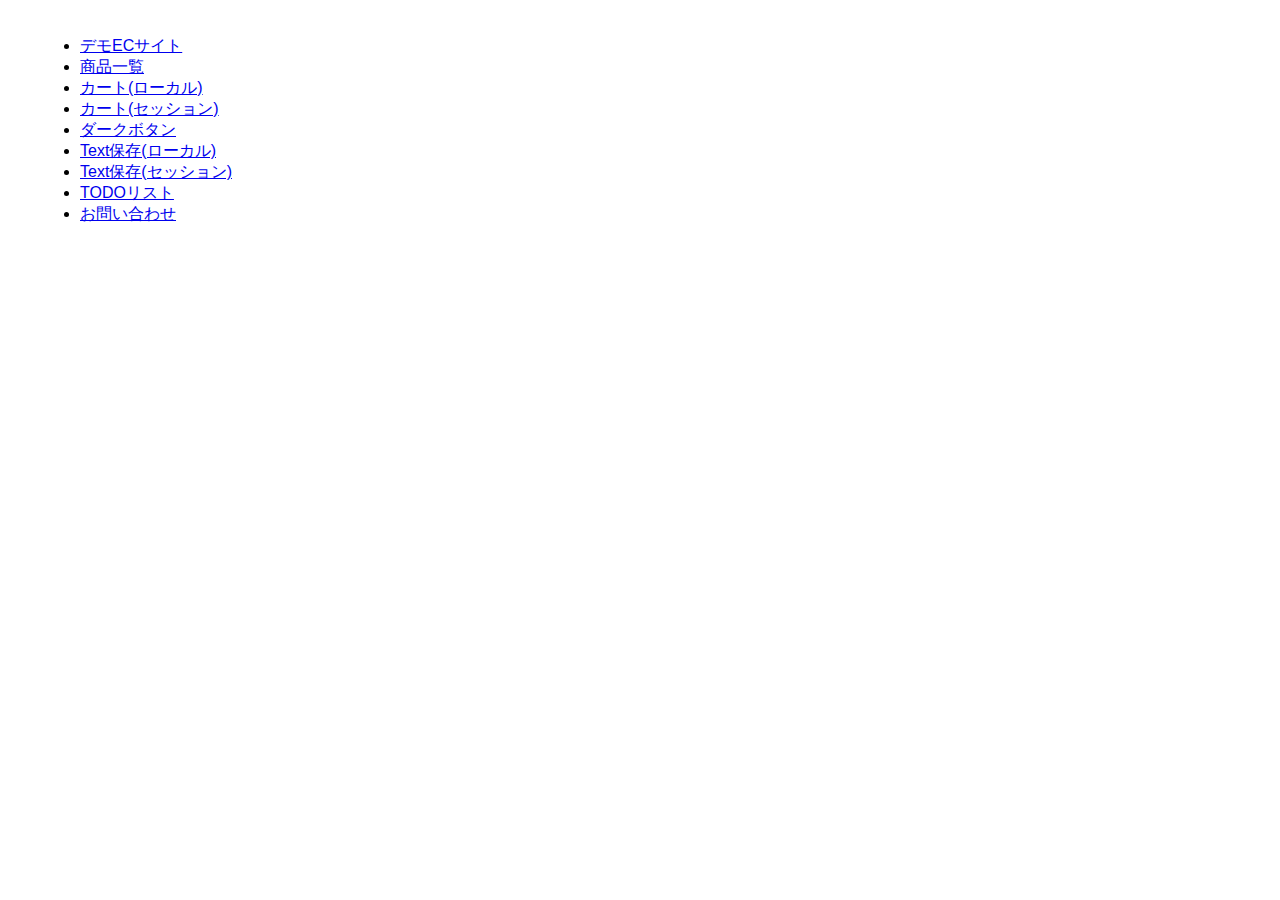
<file: initFile/index.html>
<!DOCTYPE html>
<html lang="ja">

<head>
  <meta charset="UTF-8">
  <meta http-equiv="X-UA-Compatible" content="IE=edge">
  <meta name="viewport" content="width=device-width, initial-scale=1.0">
  <title>課題1</title>
  <link rel="stylesheet" href="styles.css">
</head>
<!--https://cuebko.wpx.jp/techgeek/storage/initFile/index.html-->
<body>
  <main>
    <div class="container">
      <ul>
        <li>
          <a href="index.html">デモECサイト</a>
        </li>
        <li>
          <a href="products.html">商品一覧</a>
        </li>
        <li>
          <a href="cart.html">カート(ローカル)</a>
        </li>
        <li>
          <a href="cart-session.html">カート(セッション)</a>
        </li>
        <li>
          <a href="button.html">ダークボタン</a>
        </li>
        <li>
          <a href="text-input.html">Text保存(ローカル)</a>
        </li>
        <li>
          <a href="text-input-session.html">Text保存(セッション)</a>
        </li>
        <li>
        <a href="todo.html">TODOリスト</a>
        </li>
        <li>
          <a href="inquiry.html">お問い合わせ</a>
        </li>

      </ul>
    </div>
  </main>
</body>
</file>
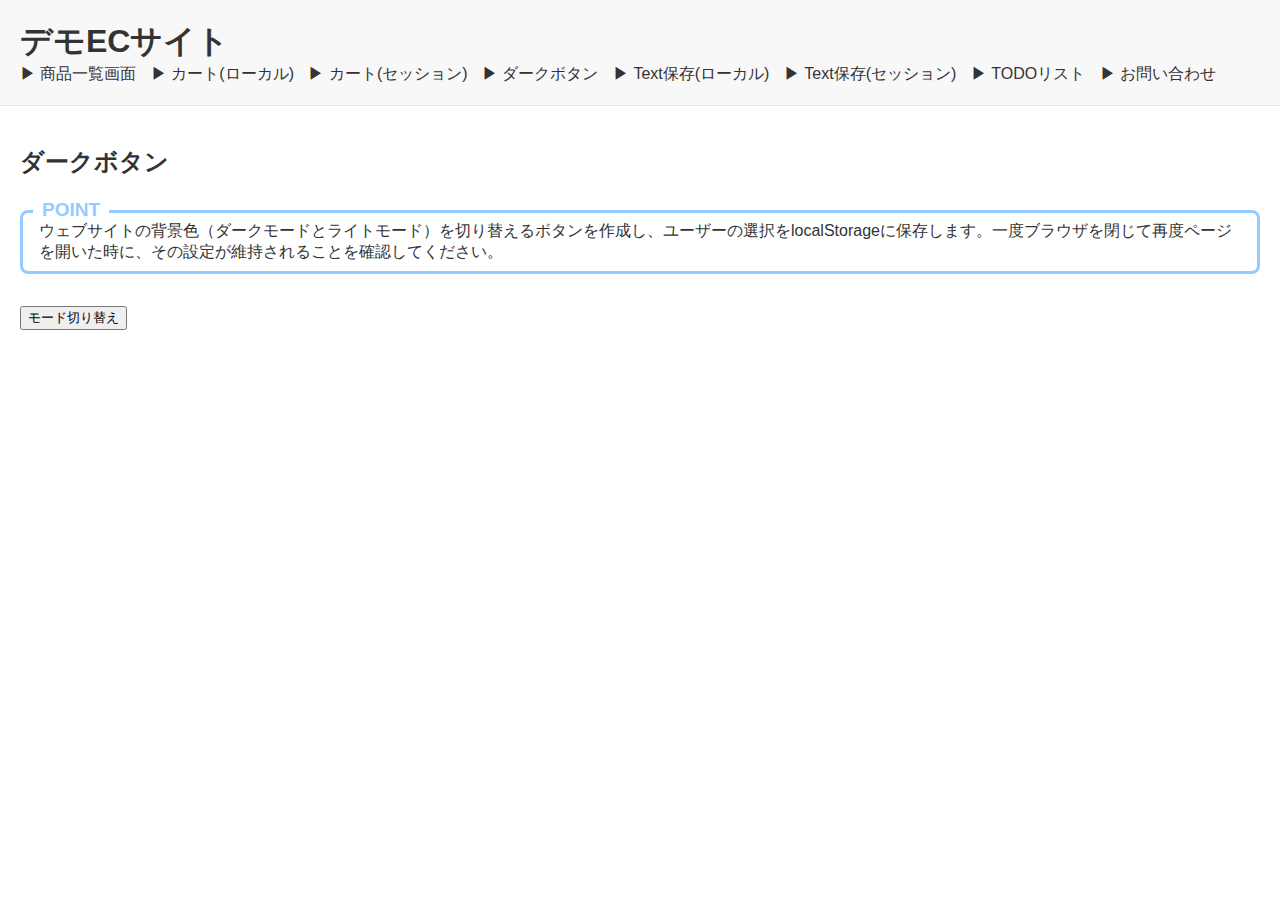
<file: initFile/button.html>
<!DOCTYPE html>
<html lang="ja">
  <head>
    <meta charset="UTF-8" />
    <meta http-equiv="X-UA-Compatible" content="IE=edge" />
    <meta name="viewport" content="width=device-width, initial-scale=1.0" />
    <title>ダークモード・ライトモードの切り替え</title>
    <link rel="stylesheet" href="styles.css" />
  </head>
  <body>
    <header>
      <h1><a href="index.html">デモECサイト</a></h1>
      <nav>
        <a href="products.html"> ▶ 商品一覧画面</a>
        <a href="cart.html"> ▶ カート(ローカル)</a>
        <a href="cart-session.html"> ▶ カート(セッション)</a>
        <a href="button.html"> ▶ ダークボタン</a>
        <a href="text-input.html"> ▶ Text保存(ローカル)</a>
        <a href="text-input-session.html"> ▶ Text保存(セッション)</a>
        <a href="todo.html"> ▶ TODOリスト</a>
        <a href="inquiry.html"> ▶ お問い合わせ</a>
      </nav>
    </header>
    <main>
      <h2>ダークボタン</h2>
      <!--テキストボックス-->
      <div class="box26">
        <span class="box-title">POINT</span>
        <p>
          ウェブサイトの背景色（ダークモードとライトモード）を切り替えるボタンを作成し、ユーザーの選択をlocalStorageに保存します。一度ブラウザを閉じて再度ページを開いた時に、その設定が維持されることを確認してください。
        </p>
      </div>
      <button id="modeButton">モード切り替え</button>
    </main>
    <script>
      document.addEventListener("DOMContentLoaded", function () {
        // ページ読み込み時に保存されたモードを読み込む
        const savedMode = localStorage.getItem("mode");
        if (savedMode === "dark") {
          enableDarkMode();
        } else {
          enableLightMode();
        }

        // ボタンのクリックイベントを追加
        const modeButton = document.getElementById("modeButton");
        modeButton.addEventListener("click", function () {
          const currentMode = localStorage.getItem("mode");
          if (currentMode === "dark") {
            enableLightMode();
          } else {
            enableDarkMode();
          }
        });
      });

      function enableDarkMode() {
        // ダークモードのスタイルを適用
        //headerもダークモードにする
        document.getElementsByTagName("header")[0].style.backgroundColor =
          "#333";
        document.getElementsByTagName("header")[0].style.color = "#fff";

        document.body.style.backgroundColor = "#333";
        document.body.style.color = "#fff"; // 文字色を白に設定

        // リンクテキストの色を変更
        const links = document.getElementsByTagName("a");
        for (let i = 0; i < links.length; i++) {
          links[i].style.color = "#fff";
        }

        // モードをlocalStorageに保存
        localStorage.setItem("mode", "dark");
      }

      function enableLightMode() {
        // ライトモードのスタイルを適用
        //headerは#f8f8f8の背景色にする

        document.getElementsByTagName("header")[0].style.backgroundColor =
          "#f8f8f8";
        document.getElementsByTagName("header")[0].style.color = "#333";

        document.body.style.backgroundColor = "#fff";
        document.body.style.color = "#333"; // 文字色を黒に設定

        // リンクテキストの色を変更
        const links = document.getElementsByTagName("a");
        for (let i = 0; i < links.length; i++) {
          links[i].style.color = "#333";
        }

        // モードをlocalStorageに保存
        localStorage.setItem("mode", "light");
      }
    </script>
  </body>
</html>
</file>
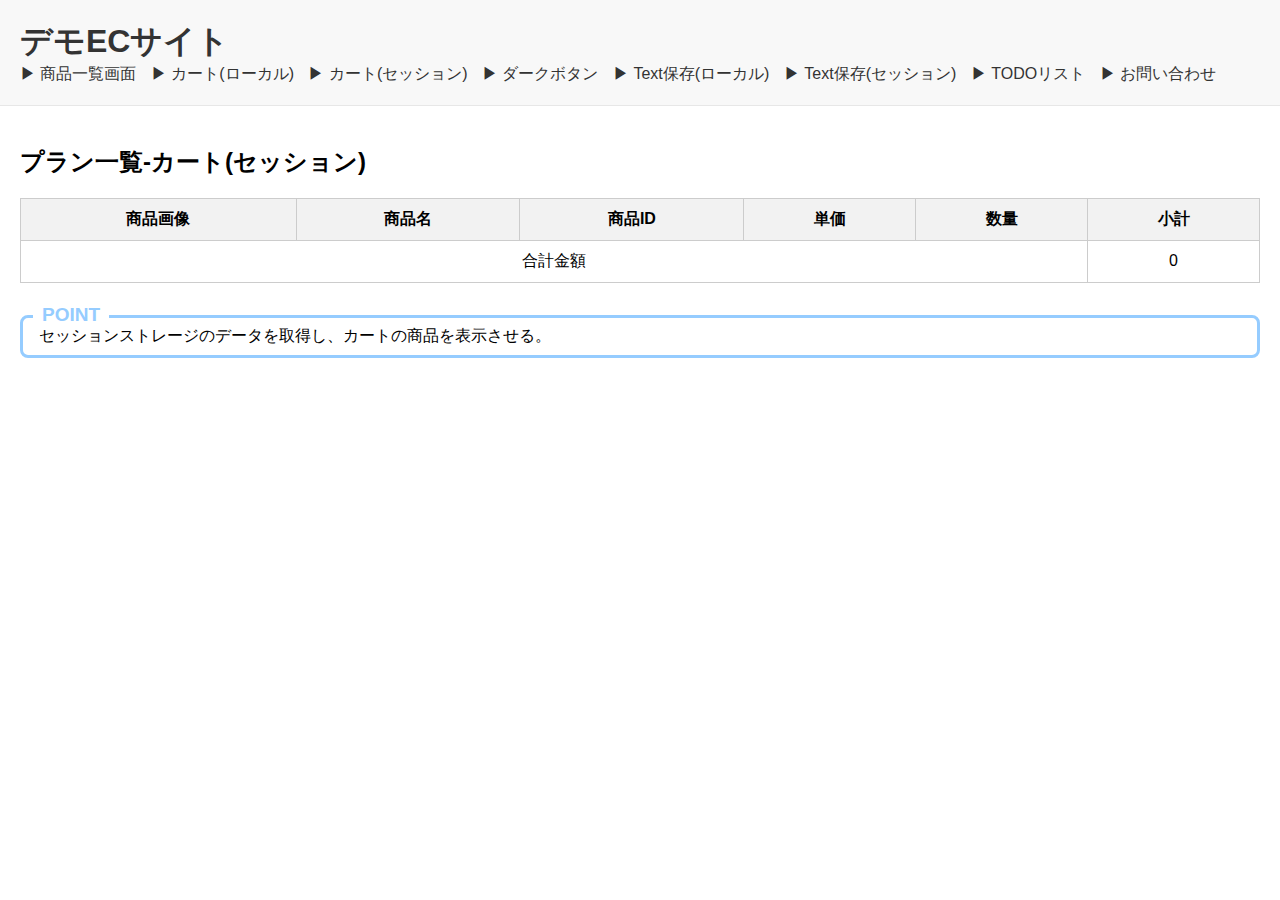
<file: initFile/cart-session.html>
<!DOCTYPE html>
<html lang="ja">

<head>
  <meta charset="UTF-8">
  <meta name="viewport" content="width=device-width, initial-scale=1.0">
  <title>課題1</title>
  <link rel="stylesheet" href="styles.css">
</head>

<body>
  <header>
    <h1><a href="index.html">デモECサイト</a></h1>
    <nav>
      <a href="products.html"> ▶ 商品一覧画面</a>
      <a href="cart.html"> ▶ カート(ローカル)</a>
      <a href="cart-session.html"> ▶ カート(セッション)</a>
      <a href="button.html"> ▶ ダークボタン</a>
      <a href="text-input.html"> ▶ Text保存(ローカル)</a>
      <a href="text-input-session.html"> ▶ Text保存(セッション)</a>
      <a href="todo.html"> ▶ TODOリスト</a>
      <a href="inquiry.html"> ▶ お問い合わせ</a>
    </nav>
  </header>
  <main>
    <h2>プラン一覧-カート(セッション)</h2>
      <table>
        <thead>
          <tr>
            <th>商品画像</th>
            <th>商品名</th>
            <th>商品ID</th>
            <th>単価</th>
            <th>数量</th>
            <th>小計</th>
          </tr>
        </thead>
        <tbody id="cart-table">

        </tbody>
        <tfoot>
          <tr>
            <td colspan="5">合計金額</td>
            <td id="total-price">0</td>
          </tr>
        </tfoot>
      </table>
    </div>
    <div class="box26">
      <span class="box-title">POINT</span>
      <p>
セッションストレージのデータを取得し、カートの商品を表示させる。
      </p>
    </div>
  </main>
  <script>
    // localStorageから、保存されている商品情報を取得する
    // 取得した情報をテーブルに表示させる
    // 金額の合計を計算して表示させる
const productsData = JSON.parse(sessionStorage.getItem('selectedProducts'));
const cartTable = document.getElementById('cart-table');
const totalPrice = document.getElementById('total-price');
let sum = 0;
// quantityプロパティを追加すし、値を1にセット。
// 同じIDを持つオブジェクトがあれば、quantityの値を1増やし、重複するオブジェクトを削除する。
const newProductsData = productsData.map((product) => {
  product.quantity = 1;
  return product;
}).reduce((acc, cur) => {
  const sameProduct = acc.find((product) => {
    return product.id === cur.id;
  });
  if (sameProduct) {
    sameProduct.quantity++;
    return acc;
  } else {
    acc.push(cur);
    return acc;
  }
}, []);

 newProductsData.forEach((product) => {
   const tr = document.createElement('tr');
   const tdImage = document.createElement('td');
   const tdName = document.createElement('td');
   const tdId = document.createElement('td');
   const tdPrice = document.createElement('td');
   const tdQuantity = document.createElement('td');
   const tdSubtotal = document.createElement('td');
  const img = document.createElement('img');
  img.src = product.image;
  img.width = 100;
   tdName.textContent = product.name;
   tdId.textContent = product.id;
   tdPrice.textContent = product.price;
   tdQuantity.textContent = product.quantity;
   tdSubtotal.textContent = `¥${Number(product.price.replace("¥","")) * Number(product.quantity)}`;
   tdImage.appendChild(img);
   tr.appendChild(tdImage);
   tr.appendChild(tdName);
   tr.appendChild(tdId);
   tr.appendChild(tdPrice);
   tr.appendChild(tdQuantity);
   tr.appendChild(tdSubtotal);
   cartTable.appendChild(tr);
   sum += Number(product.price.replace("¥","")) * Number(product.quantity);
   
 });
  totalPrice.textContent = `¥${sum}`;
  </script>
</body>

</html>
</file>
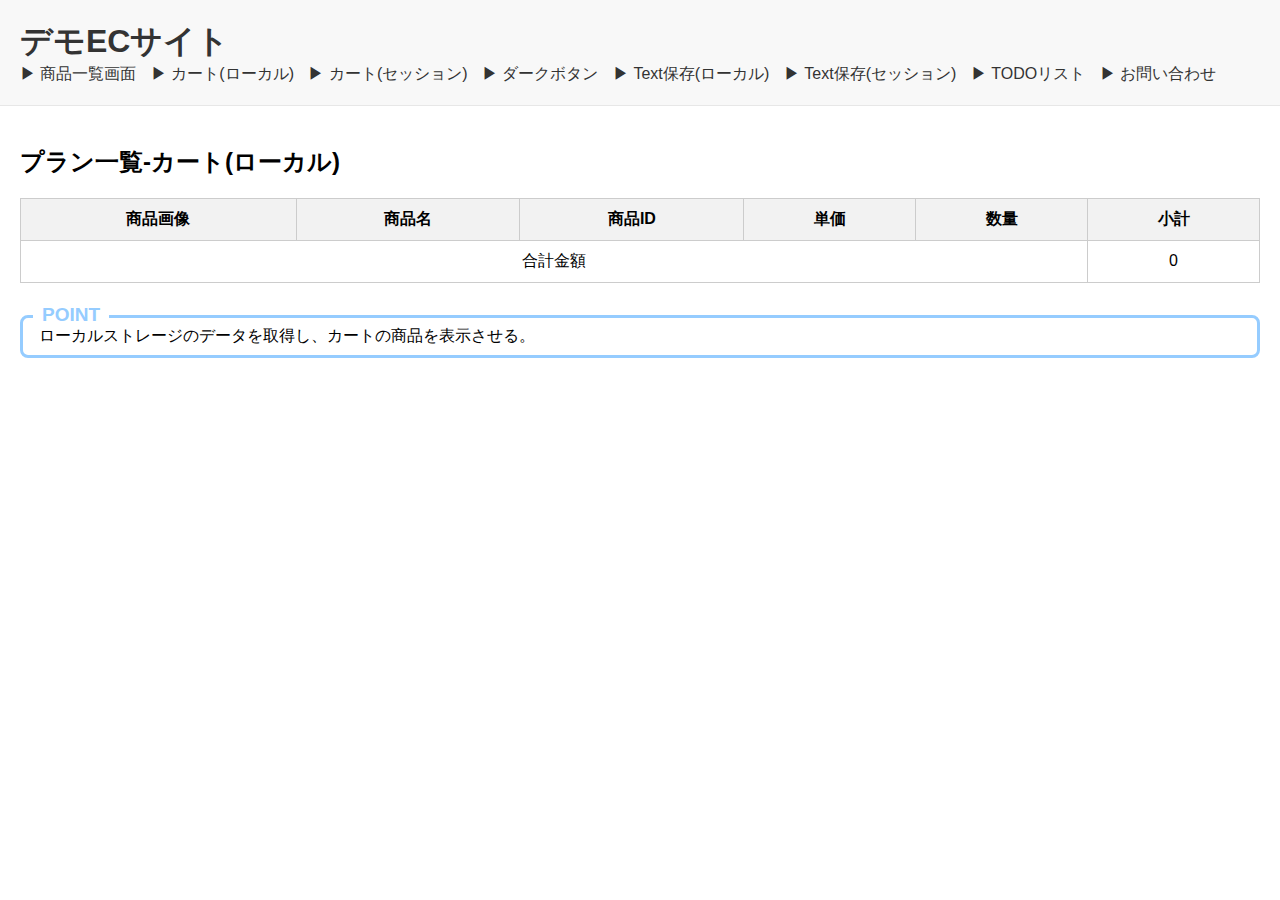
<file: initFile/cart.html>
<!DOCTYPE html>
<html lang="ja">

<head>
  <meta charset="UTF-8">
  <meta name="viewport" content="width=device-width, initial-scale=1.0">
  <title>課題1</title>
  <link rel="stylesheet" href="styles.css">
</head>

<body>
  <header>
    <h1><a href="index.html">デモECサイト</a></h1>
    <nav>
      <a href="products.html"> ▶ 商品一覧画面</a>
      <a href="cart.html"> ▶ カート(ローカル)</a>
      <a href="cart-session.html"> ▶ カート(セッション)</a>
      <a href="button.html"> ▶ ダークボタン</a>
      <a href="text-input.html"> ▶ Text保存(ローカル)</a>
      <a href="text-input-session.html"> ▶ Text保存(セッション)</a>
      <a href="todo.html"> ▶ TODOリスト</a>
      <a href="inquiry.html"> ▶ お問い合わせ</a>
    </nav>
  </header>
  <main>
    <h2>プラン一覧-カート(ローカル)</h2>
      <table>
        <thead>
          <tr>
            <th>商品画像</th>
            <th>商品名</th>
            <th>商品ID</th>
            <th>単価</th>
            <th>数量</th>
            <th>小計</th>
          </tr>
        </thead>
        <tbody id="cart-table">

        </tbody>
        <tfoot>
          <tr>
            <td colspan="5">合計金額</td>
            <td id="total-price">0</td>
          </tr>
        </tfoot>
      </table>
    </div>
    <div class="box26">
      <span class="box-title">POINT</span>
      <p>
ローカルストレージのデータを取得し、カートの商品を表示させる。
      </p>
    </div>
  </main>
  <script>
    // localStorageから、保存されている商品情報を取得する
    // 取得した情報をテーブルに表示させる
    // 金額の合計を計算して表示させる
const productsData = JSON.parse(localStorage.getItem('selectedProducts'));
const cartTable = document.getElementById('cart-table');
const totalPrice = document.getElementById('total-price');
let sum = 0;
// quantityプロパティを追加すし、値を1にセット。
// 同じIDを持つオブジェクトがあれば、quantityの値を1増やし、重複するオブジェクトを削除する。
const newProductsData = productsData.map((product) => {
  product.quantity = 1;
  return product;
}).reduce((acc, cur) => {
  const sameProduct = acc.find((product) => {
    return product.id === cur.id;
  });
  if (sameProduct) {
    sameProduct.quantity++;
    return acc;
  } else {
    acc.push(cur);
    return acc;
  }
}, []);

 newProductsData.forEach((product) => {
   const tr = document.createElement('tr');
   const tdImage = document.createElement('td');
   const tdName = document.createElement('td');
   const tdId = document.createElement('td');
   const tdPrice = document.createElement('td');
   const tdQuantity = document.createElement('td');
   const tdSubtotal = document.createElement('td');
  const img = document.createElement('img');
  img.src = product.image;
  img.width = 100;
   tdName.textContent = product.name;
   tdId.textContent = product.id;
   tdPrice.textContent = product.price;
   tdQuantity.textContent = product.quantity;
   tdSubtotal.textContent = `¥${Number(product.price.replace("¥","")) * Number(product.quantity)}`;
   tdImage.appendChild(img);
   tr.appendChild(tdImage);
   tr.appendChild(tdName);
   tr.appendChild(tdId);
   tr.appendChild(tdPrice);
   tr.appendChild(tdQuantity);
   tr.appendChild(tdSubtotal);
   cartTable.appendChild(tr);
   sum += Number(product.price.replace("¥","")) * Number(product.quantity);
   
 });
  totalPrice.textContent = `¥${sum}`;
  </script>
</body>

</html>
</file>
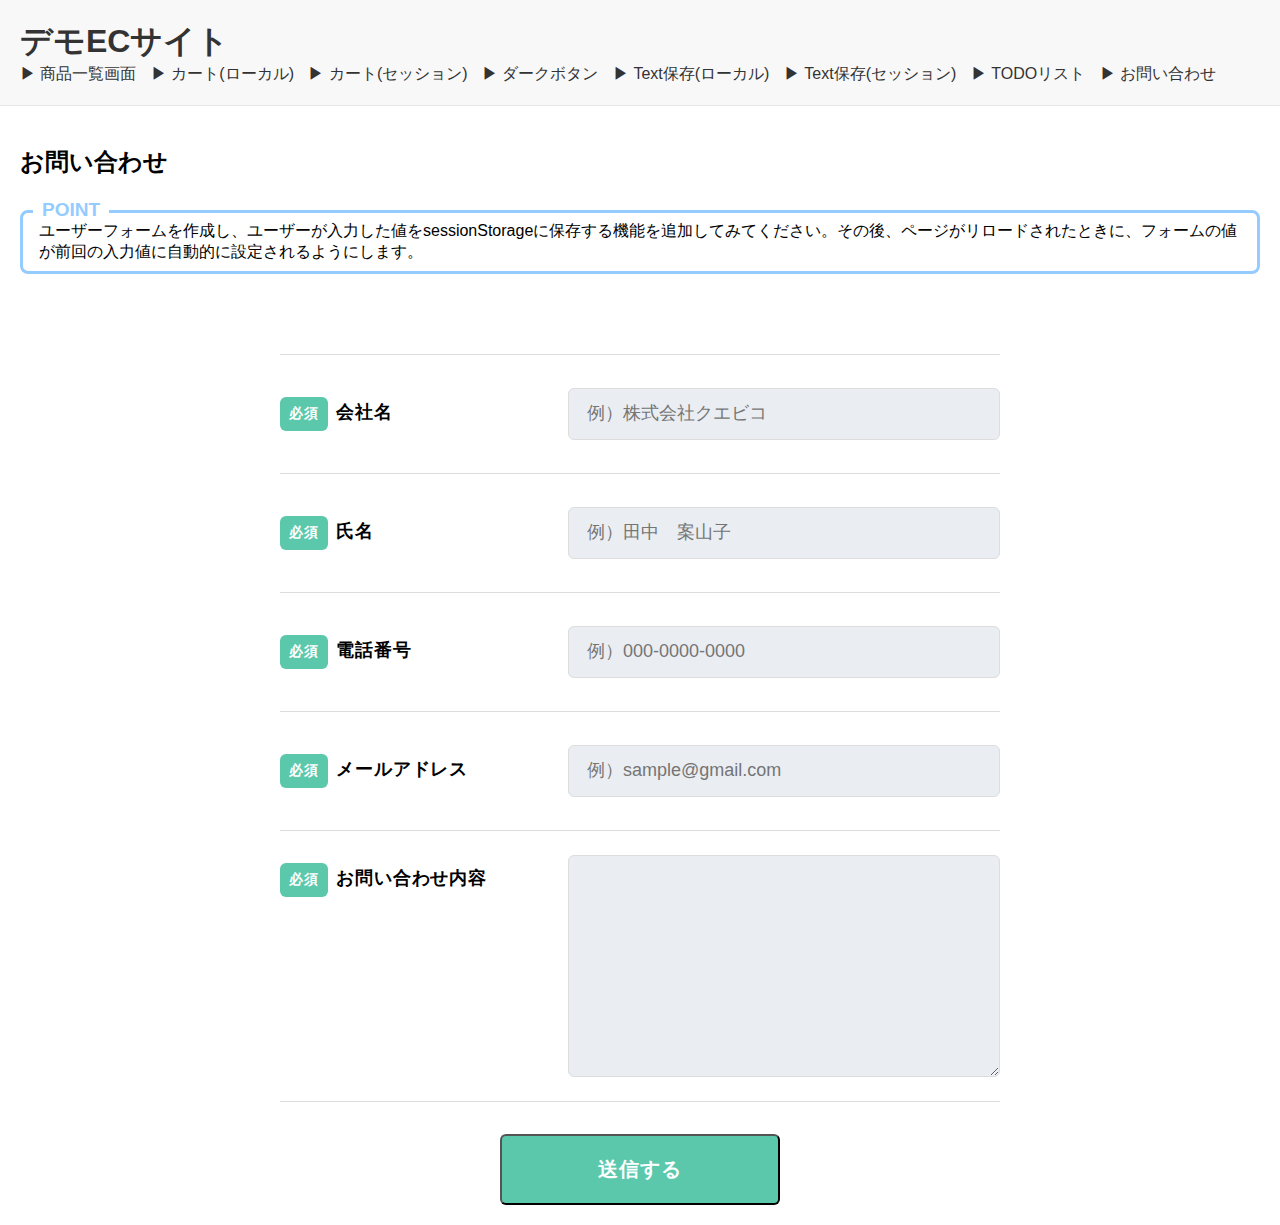
<file: initFile/inquiry.html>
<!DOCTYPE html>
<html lang="ja">
  <head>
    <meta charset="UTF-8" />
    <meta name="viewport" content="width=device-width, initial-scale=1.0" />
    <title>課題1</title>
    <link rel="stylesheet" href="styles.css" />
  </head>
  <body>
    <header>
      <h1><a href="index.html">デモECサイト</a></h1>
      <nav>
        <a href="products.html"> ▶ 商品一覧画面</a>
        <a href="cart.html"> ▶ カート(ローカル)</a>
        <a href="cart-session.html"> ▶ カート(セッション)</a>
        <a href="button.html"> ▶ ダークボタン</a>
        <a href="text-input.html"> ▶ Text保存(ローカル)</a>
        <a href="text-input-session.html"> ▶ Text保存(セッション)</a>
        <a href="todo.html"> ▶ TODOリスト</a>
        <a href="inquiry.html"> ▶ お問い合わせ</a>
      </nav>
    </header>

    <main>
      <h2>お問い合わせ</h2>
      <div class="box26">
        <span class="box-title">POINT</span>
        <p>
          ユーザーフォームを作成し、ユーザーが入力した値をsessionStorageに保存する機能を追加してみてください。その後、ページがリロードされたときに、フォームの値が前回の入力値に自動的に設定されるようにします。
        </p>
      </div>
      <div class="Form">
        <div class="Form-Item">
          <p class="Form-Item-Label">
            <span class="Form-Item-Label-Required">必須</span>会社名
          </p>
          <input
            type="text"
            class="Form-Item-Input"
            placeholder="例）株式会社クエビコ"
            id="companyid"
          />
        </div>
        <div class="Form-Item">
          <p class="Form-Item-Label">
            <span class="Form-Item-Label-Required">必須</span>氏名
          </p>
          <input
            type="text"
            class="Form-Item-Input"
            placeholder="例）田中　案山子"
            id="nameid"
          />
        </div>
        <div class="Form-Item">
          <p class="Form-Item-Label">
            <span class="Form-Item-Label-Required">必須</span>電話番号
          </p>
          <input
            type="text"
            class="Form-Item-Input"
            placeholder="例）000-0000-0000"
            id="telid"
          />
        </div>
        <div class="Form-Item">
          <p class="Form-Item-Label">
            <span class="Form-Item-Label-Required">必須</span>メールアドレス
          </p>
          <input
            type="email"
            class="Form-Item-Input"
            placeholder="例）sample@gmail.com"
            id="mailid"
          />
        </div>
        <div class="Form-Item">
          <p class="Form-Item-Label isMsg">
            <span class="Form-Item-Label-Required">必須</span>お問い合わせ内容
          </p>
          <textarea class="Form-Item-Textarea" id="messageid"></textarea>
        </div>
        <input type="submit" class="Form-Btn" value="送信する" />
      </div>
    </main>
    <script>
      //idの値をsessionStorageに保存する機能を追加。
      //ページのがリロードされても、入力した値が消えないようにする。
      //sessionStorageに保存する値は、idの値とする。

      //会社名
      const companyid = document.getElementById("companyid");
      companyid.addEventListener("change", function () {
        sessionStorage.setItem("companyid", companyid.value);
      });

      //氏名
      const nameid = document.getElementById("nameid");
      nameid.addEventListener("change", function () {
        sessionStorage.setItem("nameid", nameid.value);
      });

      //電話番号
      const telid = document.getElementById("telid");
      telid.addEventListener("change", function () {
        sessionStorage.setItem("telid", telid.value);
      });

      //メールアドレス
      const mailid = document.getElementById("mailid");
      mailid.addEventListener("change", function () {
        sessionStorage.setItem("mailid", mailid.value);
      });

      //お問い合わせ内容
      const messageid = document.getElementById("messageid");
      messageid.addEventListener("change", function () {
        sessionStorage.setItem("messageid", messageid.value);
      });

      //ページがリロードされたら、sessionStorageに保存された値を削除する。
      //window.addEventListener('load', function() {
      //  sessionStorage.removeItem('companyid');
      //  sessionStorage.removeItem('nameid');
      //  sessionStorage.removeItem('telid');
      // sessionStorage.removeItem('mailid');
      // sessionStorage.removeItem('messageid');
      //});

      //ページがリロードされた時に、sessionStorageに保存された値が消えないように設定する。

      //会社名
      const companyid2 = document.getElementById("companyid");
      companyid2.value = sessionStorage.getItem("companyid");

      //氏名
      const nameid2 = document.getElementById("nameid");
      nameid2.value = sessionStorage.getItem("nameid");

      //電話番号
      const telid2 = document.getElementById("telid");
      telid2.value = sessionStorage.getItem("telid");

      //メールアドレス
      const mailid2 = document.getElementById("mailid");
      mailid2.value = sessionStorage.getItem("mailid");

      //お問い合わせ内容
      const messageid2 = document.getElementById("messageid");
      messageid2.value = sessionStorage.getItem("messageid");
    </script>
  </body>
</html>
</file>
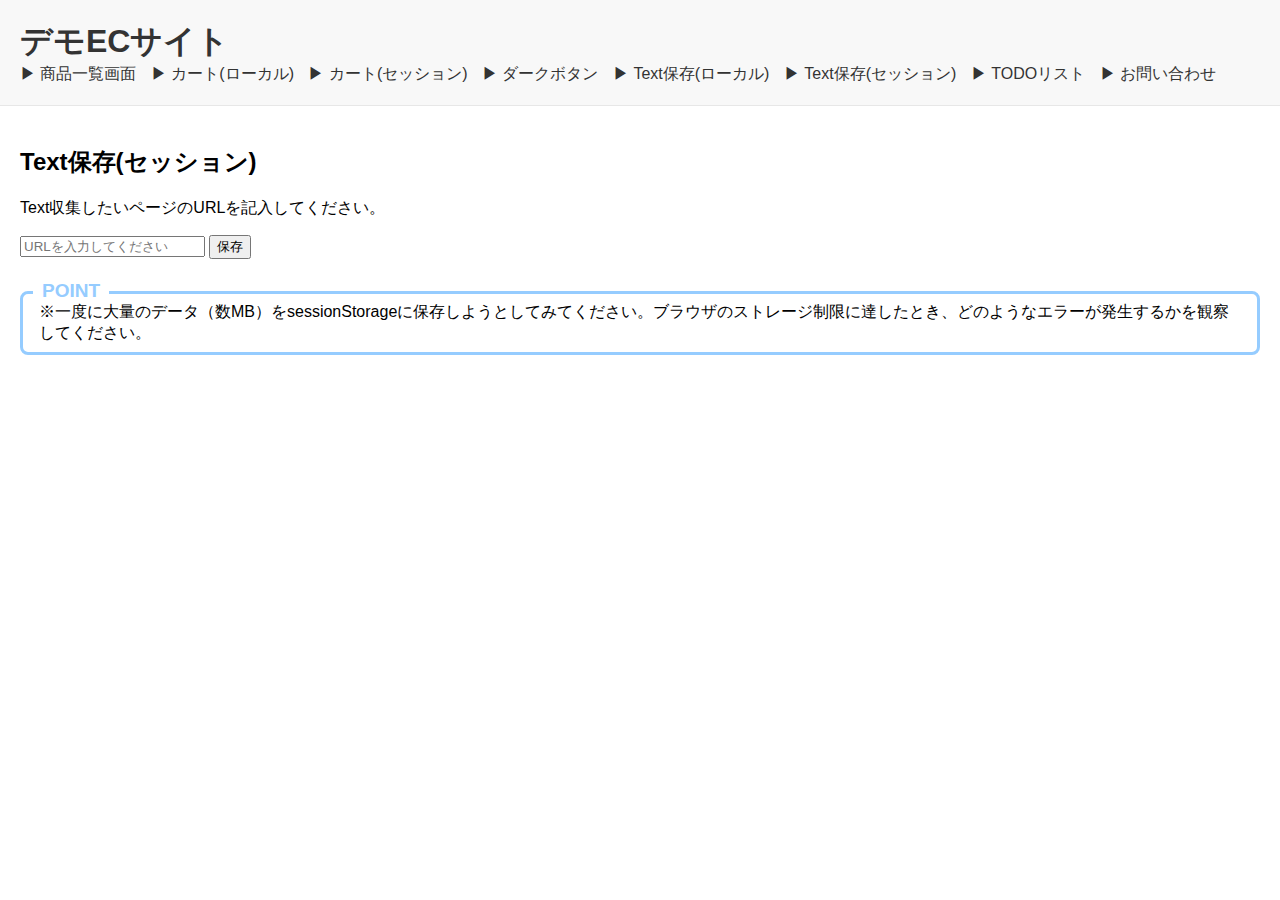
<file: initFile/text-input-session.html>
<!DOCTYPE html>
<html lang="ja">
  <head>
    <meta charset="UTF-8" />
    <meta name="viewport" content="width=device-width, initial-scale=1.0" />
    <title>Text保存</title>
    <link rel="stylesheet" href="styles.css" />
  </head>

  <body>
    <header>
      <h1><a href="index.html">デモECサイト</a></h1>
      <nav>
        <a href="products.html"> ▶ 商品一覧画面</a>
        <a href="cart.html"> ▶ カート(ローカル)</a>
        <a href="cart-session.html"> ▶ カート(セッション)</a>
        <a href="button.html"> ▶ ダークボタン</a>
        <a href="text-input.html"> ▶ Text保存(ローカル)</a>
        <a href="text-input-session.html"> ▶ Text保存(セッション)</a>
        <a href="todo.html"> ▶ TODOリスト</a>
        <a href="inquiry.html"> ▶ お問い合わせ</a>
      </nav>
    </header>
    <main>
      <h2>Text保存(セッション)</h2>
      <p>Text収集したいページのURLを記入してください。</p>
      <input type="text" id="urlInput" placeholder="URLを入力してください" />
      <button onclick="saveText()">保存</button>
      <!--テキストボックス-->
      <div class="box26">
        <span class="box-title">POINT</span>
        <p>
          ※一度に大量のデータ（数MB）をsessionStorageに保存しようとしてみてください。ブラウザのストレージ制限に達したとき、どのようなエラーが発生するかを観察してください。
        </p>
      </div>
    </main>
    <script>
      function saveText() {
        var url = document.getElementById("urlInput").value;
        fetch(url)
          .then((response) => response.text())
          .then((text) => {
            sessionStorage.setItem("savedText", text);
            console.log("テキストが保存されました。");
          })
          .catch((error) => {
            console.error("エラーが発生しました:", error);
          });
      }
    </script>
  </body>
</html>
</file>
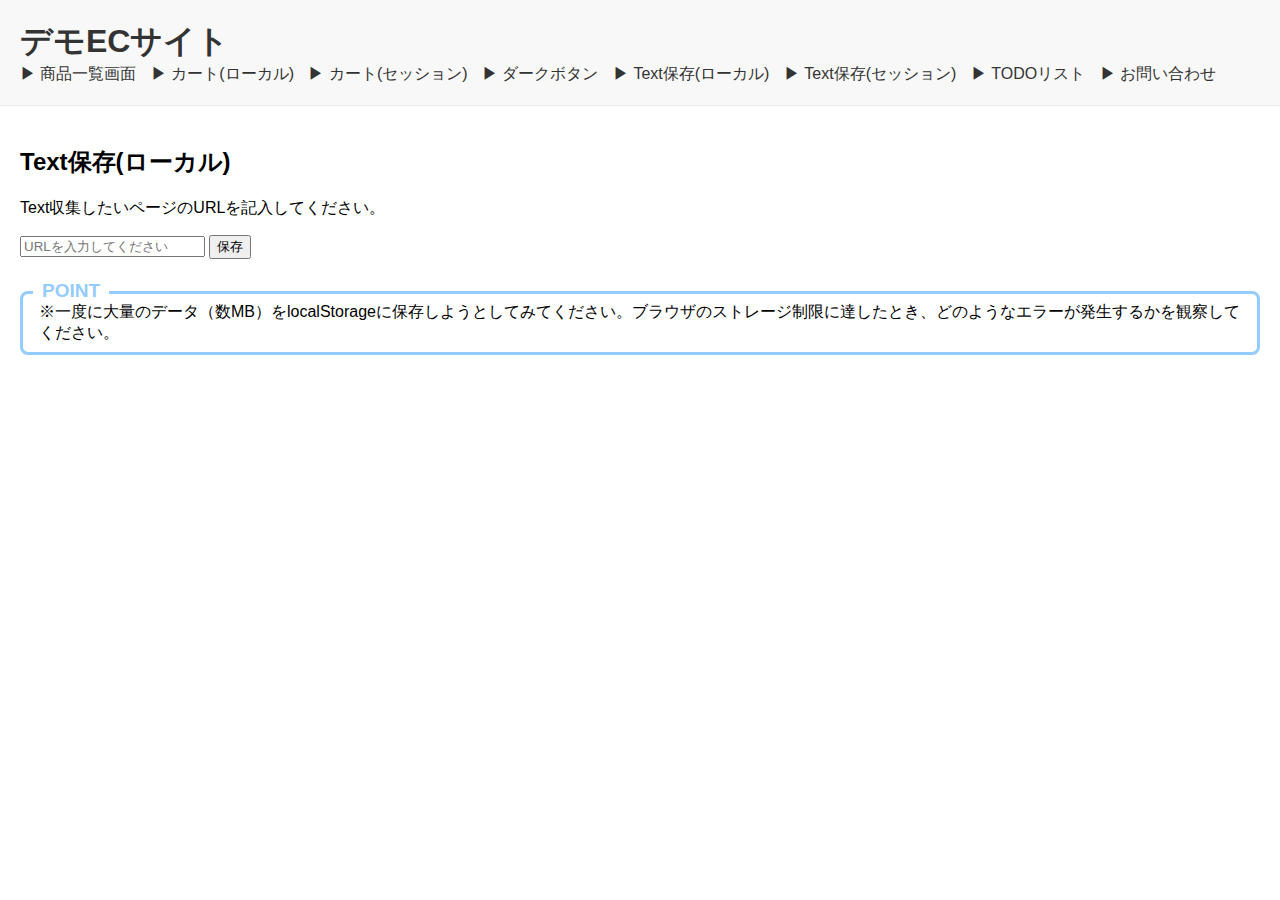
<file: initFile/text-input.html>
<!DOCTYPE html>
<html lang="ja">
  <head>
    <meta charset="UTF-8" />
    <meta name="viewport" content="width=device-width, initial-scale=1.0" />
    <title>Text保存</title>
    <link rel="stylesheet" href="styles.css" />
  </head>

  <body>
    <header>
      <h1><a href="index.html">デモECサイト</a></h1>
      <nav>
        <a href="products.html"> ▶ 商品一覧画面</a>
        <a href="cart.html"> ▶ カート(ローカル)</a>
        <a href="cart-session.html"> ▶ カート(セッション)</a>
        <a href="button.html"> ▶ ダークボタン</a>
        <a href="text-input.html"> ▶ Text保存(ローカル)</a>
        <a href="text-input-session.html"> ▶ Text保存(セッション)</a>
        <a href="todo.html"> ▶ TODOリスト</a>
        <a href="inquiry.html"> ▶ お問い合わせ</a>
      </nav>
    </header>
    <main>
      <h2>Text保存(ローカル)</h2>
      <p>Text収集したいページのURLを記入してください。</p>
      <input type="text" id="urlInput" placeholder="URLを入力してください" />
      <button onclick="saveText()">保存</button>
      <div class="box26">
        <span class="box-title">POINT</span>
        <p>
          ※一度に大量のデータ（数MB）をlocalStorageに保存しようとしてみてください。ブラウザのストレージ制限に達したとき、どのようなエラーが発生するかを観察してください。
        </p>
      </div>
    </main>
    <script>
      function saveText() {
        var url = document.getElementById("urlInput").value;
        fetch(url)
          .then((response) => response.text())
          .then((text) => {
            localStorage.setItem("savedText", text);
            console.log("テキストが保存されました。");
          })
          .catch((error) => {
            console.error("エラーが発生しました:", error);
          });
      }
    </script>
  </body>
</html>
</file>
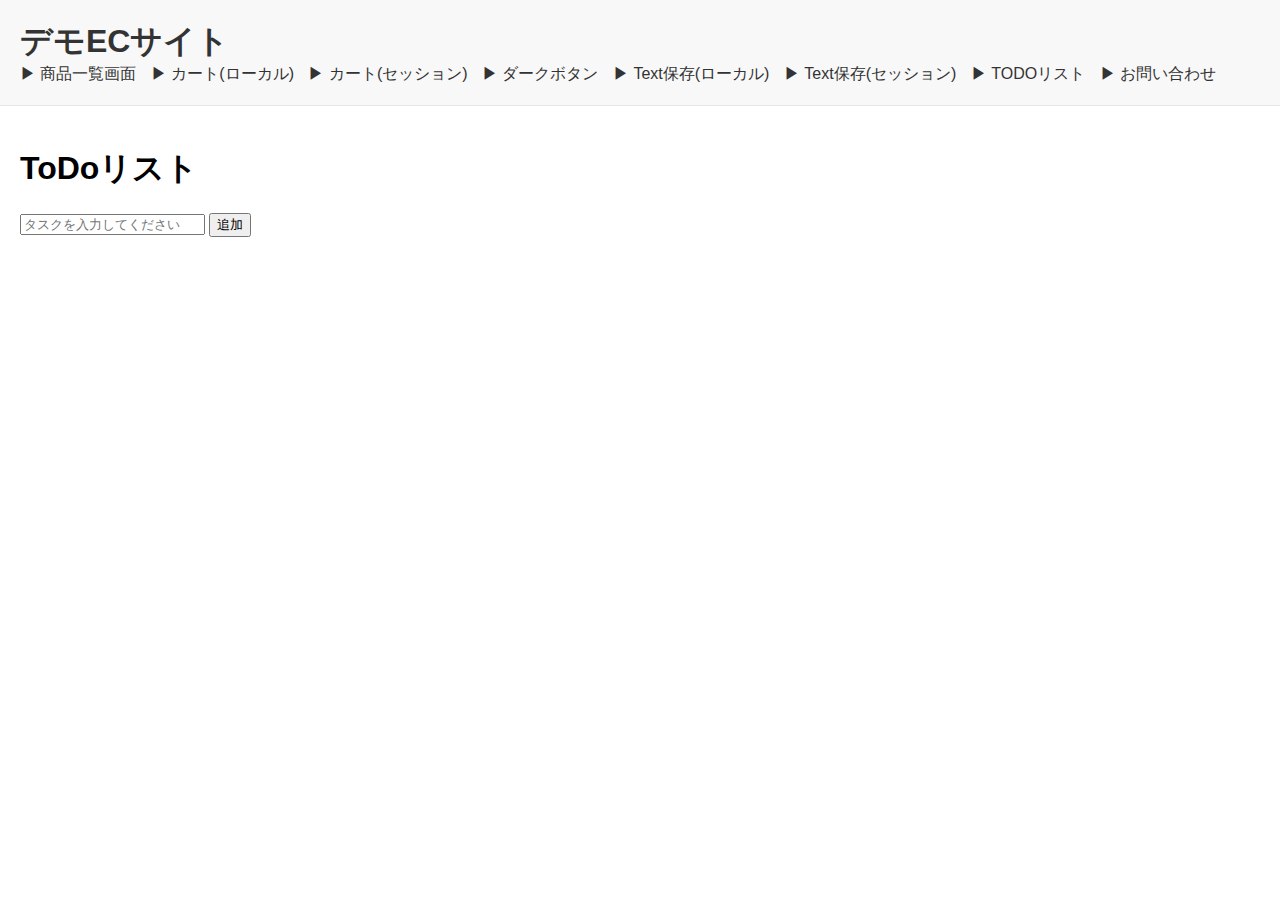
<file: initFile/todo.html>
<!DOCTYPE html>
<html lang="ja">
  <head>
    <meta charset="UTF-8" />
    <meta http-equiv="X-UA-Compatible" content="IE=edge" />
    <meta name="viewport" content="width=device-width, initial-scale=1.0" />
    <title>TODOリスト</title>
    <link rel="stylesheet" href="styles.css" />
  </head>

  <body>
    <header>
      <h1><a href="index.html">デモECサイト</a></h1>
      <nav>
        <a href="products.html"> ▶ 商品一覧画面</a>
        <a href="cart.html"> ▶ カート(ローカル)</a>
        <a href="cart-session.html"> ▶ カート(セッション)</a>
        <a href="button.html"> ▶ ダークボタン</a>
        <a href="text-input.html"> ▶ Text保存(ローカル)</a>
        <a href="text-input-session.html"> ▶ Text保存(セッション)</a>
        <a href="todo.html"> ▶ TODOリスト</a>
        <a href="inquiry.html"> ▶ お問い合わせ</a>
      </nav>
    </header>
    <main>
      <h1>ToDoリスト</h1>

      <input
        type="text"
        id="taskInput"
        placeholder="タスクを入力してください"
      />
      <button id="addButton">追加</button>

      <ul id="taskList"></ul>

      <script>
       window.addEventListener("load", function () {
  const taskInput = document.getElementById("taskInput");
  const addButton = document.getElementById("addButton");
  
  restoreTasks();
  
  addButton.addEventListener("click", function () {
    const task = taskInput.value.trim();
    
    if (task) {
      const listItem = createListItem(task);
      document.getElementById("taskList").appendChild(listItem);
      saveTask(task);
      taskInput.value = "";
    }
  });
  
  function createListItem(task) {
    const listItem = document.createElement("li");
    const checkbox = document.createElement("input");
    checkbox.type = "checkbox";
    checkbox.addEventListener("change", updateTask);
    listItem.appendChild(checkbox);
    listItem.appendChild(document.createTextNode(task));
    
    const modifyButton = createButton("修正", modifyTask);
    const deleteButton = createButton("削除", deleteTask);
    
    listItem.appendChild(modifyButton);
    listItem.appendChild(document.createTextNode(" "));
    listItem.appendChild(deleteButton);
    
    return listItem;
  }
  
  function createButton(text, clickHandler) {
    const button = document.createElement("button");
    button.textContent = text;
    button.addEventListener("click", clickHandler);
    return button;
  }
  
  function updateTask(event) {
    const listItem = event.target.parentNode;
    const task = listItem.childNodes[1].textContent;
    listItem.style.textDecoration = event.target.checked ? "line-through" : "none";
    saveTask(task);
  }


  // 修正ボタンを押した時に指定したタスクを修正しjsonを更新する

  function modifyTask(event) {
  const listItem = event.target.parentNode;
  const task = listItem.childNodes[1].textContent;
  const newTask = prompt("修正内容を入力してください", task);

  if (newTask) {
    listItem.childNodes[1].textContent = newTask;
    updateTaskInLocalStorage(task, newTask);
  }
}

function updateTaskInLocalStorage(oldTask, newTask) {
  const tasks = getTasks();
  const index = tasks.indexOf(oldTask);

  if (index > -1) {
    tasks[index] = newTask;
    localStorage.setItem("tasks", JSON.stringify(tasks));
  }
}


  
  function deleteTask(event) {
    const listItem = event.target.parentNode;
    const task = listItem.childNodes[1].textContent;
    listItem.parentNode.removeChild(listItem);
    removeTask(task);
  }
  
  function saveTask(task) {
    const tasks = getTasks();
    tasks.push(task);
    localStorage.setItem("tasks", JSON.stringify(tasks));
  }
  
  function restoreTasks() {
    const tasks = getTasks();
    const taskList = document.getElementById("taskList");
    
    tasks.forEach(function (task) {
      const listItem = createListItem(task);
      taskList.appendChild(listItem);
    });
  }
  
  function getTasks() {
    const tasks = localStorage.getItem("tasks");
    return tasks ? JSON.parse(tasks) : [];
  }
  
  function removeTask(task) {
    const tasks = getTasks();
    const index = tasks.indexOf(task);
    
    if (index > -1) {
      tasks.splice(index, 1);
    }
    
    localStorage.setItem("tasks", JSON.stringify(tasks));
  }
});
      </script>
    </main>
  </body>
</html>
</file>
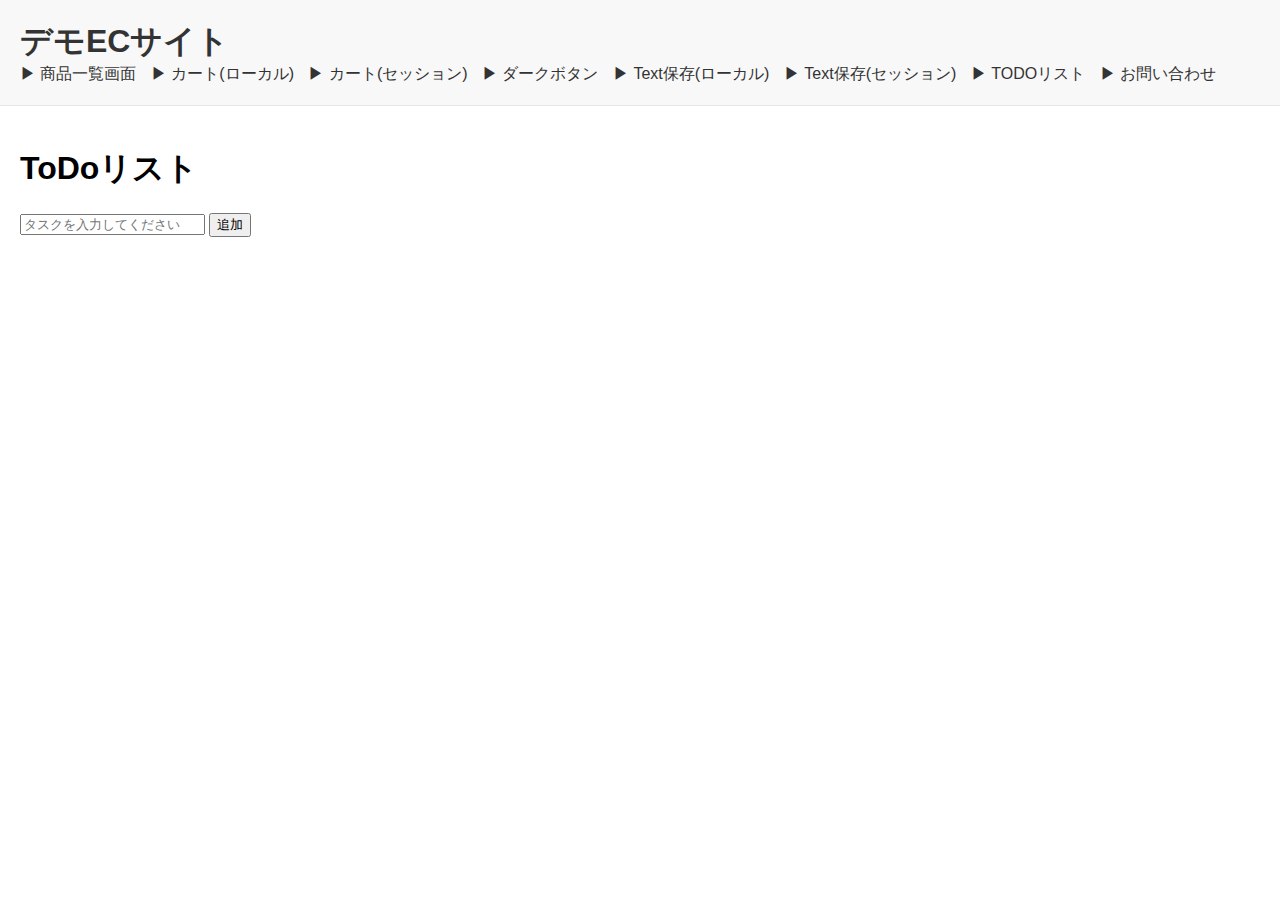
<file: initFile/todo2.html>
<!DOCTYPE html>
<html lang="ja">
  <head>
    <meta charset="UTF-8" />
    <meta http-equiv="X-UA-Compatible" content="IE=edge" />
    <meta name="viewport" content="width=device-width, initial-scale=1.0" />
    <title>TODOリスト</title>
    <link rel="stylesheet" href="styles.css" />
  </head>

  <body>
    <header>
      <h1><a href="index.html">デモECサイト</a></h1>
      <nav>
        <a href="products.html"> ▶ 商品一覧画面</a>
        <a href="cart.html"> ▶ カート(ローカル)</a>
        <a href="cart-session.html"> ▶ カート(セッション)</a>
        <a href="button.html"> ▶ ダークボタン</a>
        <a href="text-input.html"> ▶ Text保存(ローカル)</a>
        <a href="text-input-session.html"> ▶ Text保存(セッション)</a>
        <a href="todo.html"> ▶ TODOリスト</a>
        <a href="inquiry.html"> ▶ お問い合わせ</a>
      </nav>
    </header>
    <main>
      <h1>ToDoリスト</h1>

      <input
        type="text"
        id="taskInput"
        placeholder="タスクを入力してください"
      />
      <button id="addButton">追加</button>

      <ul id="taskList"></ul>

      <script>
//追加ボタンを押した時に、入力内容をリストにする機能を作成してください。





     //1追加ボタンを押した時に、入力内容をlocalStorageに保存する機能を作成してください。







//リストの横に、「削除」ボタンを設置しクリックするとリストから項目が削除されlocalStorageからも削除するようにしてください。
//リストの横に、「編集」ボタンを設置し、リスト名を編集できるようにしてください。編集を保存するとき、localStorageの内容も更新してください。


  

      </script>
    </main>
  </body>
</html>
</file>
<file: initFile/styles.css>
body {
  font-family: Arial, sans-serif;
  margin: 0;
  padding: 0;
}
.container {
  max-width: 1200px;
  width: 100%;
  margin: auto;
}
@media screen and (max-width: 1200px) {
  .container {
    padding: 0 20px;
    max-width: 90%;
  }
}

header {
  background-color: #f8f8f8;
  border-bottom: 1px solid #e7e7e7;
  padding: 20px;
}

header h1 {
  display: inline;
  margin-right: 20px;
}

nav a, h1 a {
  text-decoration: none;
  color: #333;
  margin-right: 10px;
}

nav a:hover {
  color: #007bff;
}

main {
  padding: 20px;
}

.product-list {
  display: flex;
  flex-wrap: wrap;
}

.product {
  width: 25%;
  padding: 10px;
  box-sizing: border-box;
  text-align: center;
}
.product img {
  max-width: 100%;
  height: auto;
}

.product-name {
  margin: 10px 0;
  font-size: 1.2em;
}

.product-id,
.product-price {
  margin: 5px 0;
}

table {
  width: 100%;
  border-collapse: collapse;
}

table th,
table td {
  padding: 10px;
  border: 1px solid #ccc;
}

table th {
  background-color: #f2f2f2;
}

table td {
  text-align: center;
}

/*テキストボックス*/


.box26 {
  position: relative;
  margin: 2em 0;
  padding: 0.5em 1em;
  border: solid 3px #95ccff;
  border-radius: 8px;
}
.box26 .box-title {
  position: absolute;
  display: inline-block;
  top: -13px;
  left: 10px;
  padding: 0 9px;
  line-height: 1;
  font-size: 19px;
  background: #FFF;
  color: #95ccff;
  font-weight: bold;
}
.box26 p {
  margin: 0;
  padding: 0;
}





/* fome */
.Form {
  margin-top: 80px;
  margin-left: auto;
  margin-right: auto;
  max-width: 720px;
}
@media screen and (max-width: 480px) {
  .Form {
    margin-top: 40px;
  }
}
.Form-Item {
  border-top: 1px solid #ddd;
  padding-top: 24px;
  padding-bottom: 24px;
  width: 100%;
  display: flex;
  align-items: center;
}
@media screen and (max-width: 480px) {
  .Form-Item {
    padding-left: 14px;
    padding-right: 14px;
    padding-top: 16px;
    padding-bottom: 16px;
    flex-wrap: wrap;
  }
}
.Form-Item:nth-child(5) {
  border-bottom: 1px solid #ddd;
}
.Form-Item-Label {
  width: 100%;
  max-width: 248px;
  letter-spacing: 0.05em;
  font-weight: bold;
  font-size: 18px;
}
@media screen and (max-width: 480px) {
  .Form-Item-Label {
    max-width: inherit;
    display: flex;
    align-items: center;
    font-size: 15px;
  }
}
.Form-Item-Label.isMsg {
  margin-top: 8px;
  margin-bottom: auto;
}
@media screen and (max-width: 480px) {
  .Form-Item-Label.isMsg {
    margin-top: 0;
  }
}
.Form-Item-Label-Required {
  border-radius: 6px;
  margin-right: 8px;
  padding-top: 8px;
  padding-bottom: 8px;
  width: 48px;
  display: inline-block;
  text-align: center;
  background: #5bc8ac;
  color: #fff;
  font-size: 14px;
}
@media screen and (max-width: 480px) {
  .Form-Item-Label-Required {
    border-radius: 4px;
    padding-top: 4px;
    padding-bottom: 4px;
    width: 32px;
    font-size: 10px;
  }
}
.Form-Item-Input {
  border: 1px solid #ddd;
  border-radius: 6px;
  margin-left: 40px;
  padding-left: 1em;
  padding-right: 1em;
  height: 48px;
  flex: 1;
  width: 100%;
  max-width: 410px;
  background: #eaedf2;
  font-size: 18px;
}
@media screen and (max-width: 480px) {
  .Form-Item-Input {
    margin-left: 0;
    margin-top: 18px;
    height: 40px;
    flex: inherit;
    font-size: 15px;
  }
}
.Form-Item-Textarea {
  border: 1px solid #ddd;
  border-radius: 6px;
  margin-left: 40px;
  padding-left: 1em;
  padding-right: 1em;
  height: 216px;
  flex: 1;
  width: 100%;
  max-width: 410px;
  background: #eaedf2;
  font-size: 18px;
}
@media screen and (max-width: 480px) {
  .Form-Item-Textarea {
    margin-top: 18px;
    margin-left: 0;
    height: 200px;
    flex: inherit;
    font-size: 15px;
  }
}
.Form-Btn {
  border-radius: 6px;
  margin-top: 32px;
  margin-left: auto;
  margin-right: auto;
  padding-top: 20px;
  padding-bottom: 20px;
  width: 280px;
  display: block;
  letter-spacing: 0.05em;
  background: #5bc8ac;
  color: #fff;
  font-weight: bold;
  font-size: 20px;
}
@media screen and (max-width: 480px) {
  .Form-Btn {
    margin-top: 24px;
    padding-top: 8px;
    padding-bottom: 8px;
    width: 160px;
    font-size: 16px;
  }
}

/* 　todoボタンのスペース　*/

.task-buttons {
  margin-left: 10px;
}
</file>
